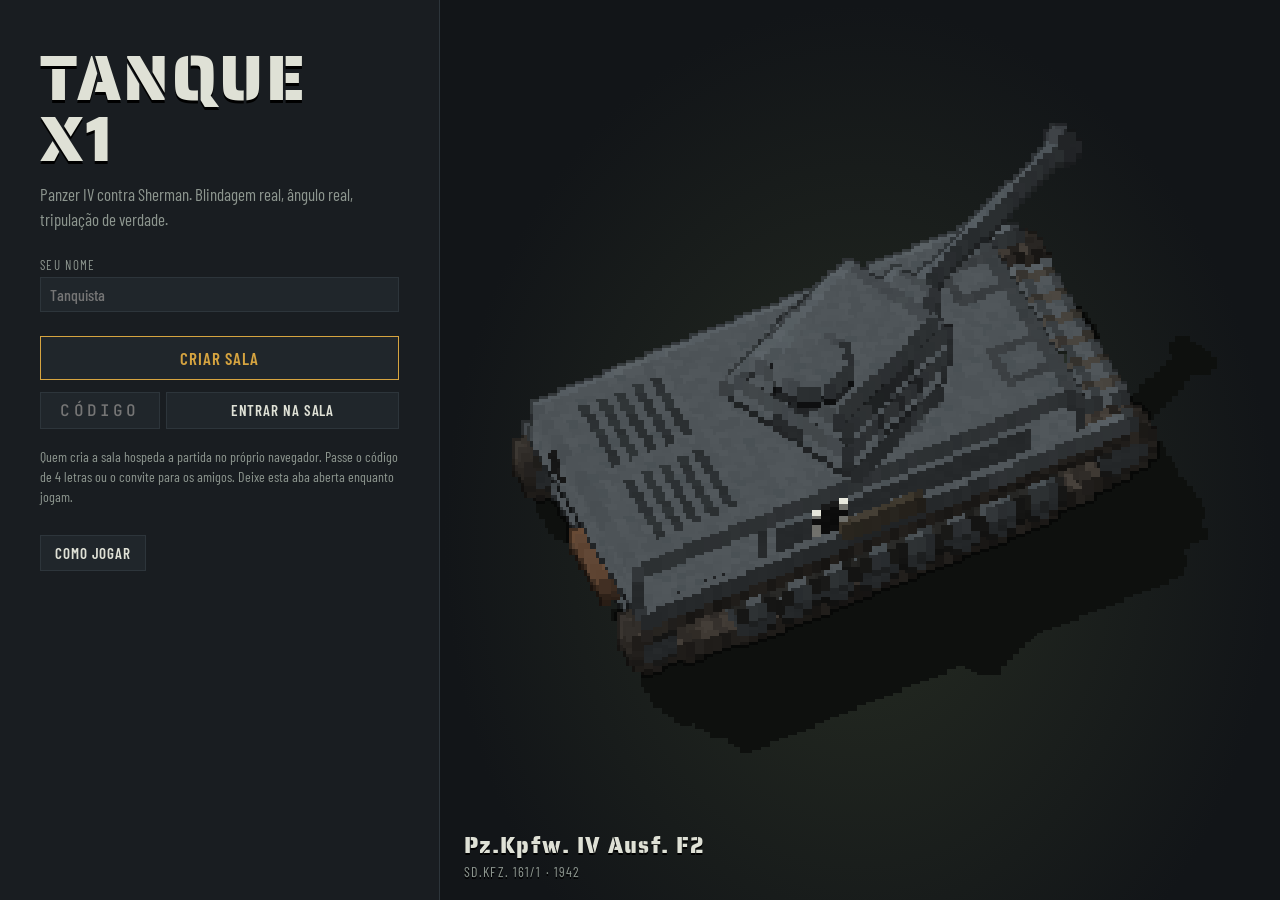
<file: index.html>
<!doctype html>
<html lang="pt-BR">
<head>
<meta charset="utf-8">
<meta name="viewport" content="width=device-width, initial-scale=1">
<title>Tanque X1</title>
<link rel="preconnect" href="https://fonts.googleapis.com">
<link rel="stylesheet" href="https://fonts.googleapis.com/css2?family=Saira+Stencil+One&family=Barlow+Condensed:wght@400;500;600;700&family=JetBrains+Mono:wght@400;600&display=swap">
<link rel="stylesheet" href="style.css">
</head>
<body>

<!-- ============================================================ menu -->
<section id="scr-menu" class="screen">
  <div class="menu">
    <div class="menu-left">
      <h1 class="logo">TANQUE X1</h1>
      <p class="tag">Panzer IV contra Sherman. Blindagem real, ângulo real, tripulação de verdade.</p>
      <div class="field"><label for="name">Seu nome</label><input id="name" maxlength="16" autocomplete="off" placeholder="Tanquista"></div>
      <button id="btnCreate" class="primary big">Criar sala</button>
      <div class="join"><input id="code" maxlength="4" placeholder="CÓDIGO" autocomplete="off"><button id="btnJoin">Entrar na sala</button></div>
      <p class="note">Quem cria a sala hospeda a partida no próprio navegador. Passe o código de 4 letras ou o convite para os amigos. Deixe esta aba aberta enquanto jogam.</p>
      <div class="row-btns"><button id="btnHelp">Como jogar</button></div>
    </div>
    <div class="menu-right"><canvas id="menuCanvas" aria-label="Tanque girando"></canvas><div class="menu-cap" id="menuCap"></div></div>
  </div>
</section>

<!-- ============================================================ sala -->
<section id="scr-room" class="screen" hidden>
  <header class="bar">
    <div><span class="kicker">Sala</span> <b id="roomCode" class="code"></b> <button id="btnCopy" class="small">Copiar convite</button></div>
    <div id="roomBusy" class="busy" hidden>Partida em andamento. Você entra na próxima.</div>
    <button id="btnLeave" class="small">Sair da sala</button>
  </header>
  <div class="room">
    <aside class="settings">
      <h2>Partida</h2>
      <div class="field"><label for="setMode">Modo</label><select id="setMode"><option value="dm">Mata-mata (uma vida)</option><option value="dom">Dominação (zona no meio)</option><option value="tdm">Mata-mata infinito (renasce)</option></select></div>
      <p class="note" id="modeNote"></p>
      <div class="field"><label for="setMap">Mapa</label><select id="setMap"><option value="kursk">Prokhorovka, Kursk (1943)</option><option value="normandia">Bocage da Normandia (1944)</option></select></div>
      <div class="field"><label for="setSeed">Semente do mapa</label><div class="inline"><input id="setSeed" type="number" min="1"><button id="btnSeed" class="small" title="Sortear outra">Sortear</button></div></div>
      <div class="field"><label for="setTime">Tempo máximo</label><select id="setTime"><option value="5">5 minutos</option><option value="10">10 minutos</option><option value="15">15 minutos</option></select></div>
      <div class="field" id="killsField"><label for="setKills">Abates para vencer</label><select id="setKills"><option>5</option><option>10</option><option>15</option><option>20</option></select></div>
      <p class="note" id="hostNote"></p>
    </aside>
    <div class="teams">
      <div class="team t0"><h2>Time A</h2><div class="tanks" id="team0"></div><div class="tbtns"><button data-add="0">+ Meu tanque aqui</button><button data-bot="0" class="hostonly">+ IA</button></div></div>
      <div class="team t1"><h2>Time B</h2><div class="tanks" id="team1"></div><div class="tbtns"><button data-add="1">+ Meu tanque aqui</button><button data-bot="1" class="hostonly">+ IA</button></div></div>
      <p class="note span2">Cada tanque leva um ou dois jogadores. Com dois, um fica na <b>motora</b> (dirige com W A S D) e o outro na <b>torre</b> (mira, atira e escolhe a munição). Sozinho, você faz as duas coisas.</p>
    </div>
    <aside class="players">
      <h2>Jogadores</h2>
      <div id="playerList"></div>
      <button id="btnReady" class="big">Estou pronto</button>
      <button id="btnStart" class="primary big hostonly">Começar partida</button>
      <p class="note" id="startNote"></p>
    </aside>
  </div>
</section>

<!-- ============================================================ tanque e munição -->
<section id="scr-load" class="screen" hidden>
  <header class="bar">
    <div><span class="kicker">Tanque e munição</span> <b id="loadTitle"></b></div>
    <button id="btnLoadBack" class="primary small">Salvar e voltar para a sala</button>
  </header>
  <div class="load">
    <div class="pickcol">
      <div class="tankpick" id="tankPick"></div>
      <div class="preview"><canvas id="prevCanvas" aria-label="Prévia do tanque"></canvas>
        <div class="seg" id="prevSeg"><button data-pv="ext" aria-pressed="true">Por fora</button><button data-pv="cut" aria-pressed="false">Por dentro</button></div>
        <div class="legend" id="prevLegend" hidden></div></div>
    </div>
    <div class="infocol">
      <div id="tankStats" class="stats"></div>
      <h2>Munição</h2>
      <p class="note">Escolha quantos tiros de cada tipo levar. Racks vazios não explodem, então levar menos munição é mais seguro.</p>
      <div id="ammoRows"></div>
      <div class="ammo-foot"><div id="ammoTotal" class="total"></div><div class="row-btns"><button id="ammoDef" class="small">Padrão</button><button id="ammoMax" class="small">Encher com perfurante</button><button id="ammoHalf" class="small">Meia carga</button></div></div>
      <details class="ficha"><summary>Ficha técnica</summary><div id="fichaBody"></div></details>
    </div>
  </div>
</section>

<!-- ============================================================ partida -->
<section id="scr-game" class="screen game" hidden>
  <canvas id="gameCanvas"></canvas>
  <div class="hud top"><div id="hudMode" class="hmode"></div><div id="hudTime" class="htime">10:00</div><div id="hudScore" class="hscore"></div>
    <div id="zoneBar" class="zone" hidden><i></i><span></span></div></div>
  <canvas id="minimap" width="200" height="200"></canvas>
  <div id="hitcam" class="hitcam" hidden><canvas></canvas></div>
  <div id="hitcamIn" class="hitcam small" hidden><canvas></canvas></div>
  <div id="feed" class="feed"></div>
  <div class="hud left">
    <div id="hudTank" class="htank"></div>
    <div class="lbl">Tripulação</div><div id="crew" class="crew"></div>
    <div class="lbl">Módulos</div><div id="mods" class="mods"></div>
  </div>
  <div class="hud bottom">
    <div id="ammo" class="ammobar"></div>
    <div id="reload" class="reload"><i></i><span></span></div>
    <div id="mgbar" class="mgbar"></div>
    <div id="speed" class="speed"></div>
    <div id="repair" class="repair" hidden><div class="pbar"><i></i></div><span></span></div>
  </div>
  <div id="analysis" class="analysis" hidden></div>
  <div id="centerMsg" class="center" hidden></div>
  <div id="deadBox" class="deadbox" hidden></div>
  <div class="hint">W A S D dirige · mouse gira a torre · clique atira · botão direito leva a câmera · 1–5 munição · Espaço metralhadora · G fumaça · H revê o último acerto · R conserta e apaga fogo · roda zoom · Esc menu</div>
  <div id="pause" class="overlay" hidden><div class="panel">
    <h2>Pausa</h2><p class="note">A partida continua rodando para os outros.</p>
    <button id="btnResume" class="primary big">Continuar</button>
    <div class="field"><label for="vol">Volume</label><input id="vol" type="range" min="0" max="1" step="0.05"></div>
    <button id="btnQuit" class="big">Sair da partida</button>
  </div></div>
</section>

<!-- ============================================================ placar -->
<section id="scr-score" class="screen" hidden>
  <div class="score">
    <h1 id="scoreTitle" class="result"></h1>
    <p id="scoreSub" class="tag"></p>
    <div class="tw"><table id="scoreTable"></table></div>
    <div class="row-btns center"><button id="btnScoreRoom" class="primary big">Voltar para a sala</button><button id="btnScoreMenu" class="big">Sair para o menu</button></div>
  </div>
</section>

<!-- ============================================================ como jogar -->
<section id="scr-help" class="screen" hidden>
  <div class="help">
    <h1 class="logo small">Como jogar</h1>
    <div class="helpgrid">
      <div>
        <h2>Controles</h2>
        <table>
          <tr><td>Dirigir</td><td><kbd>W</kbd> <kbd>A</kbd> <kbd>S</kbd> <kbd>D</kbd></td></tr>
          <tr><td>Girar a torre</td><td>Mouse (a torre vai até onde o mouse está, na velocidade real dela)</td></tr>
          <tr><td>Atirar</td><td>Botão esquerdo</td></tr>
          <tr><td>Mirar longe</td><td>Segure o botão direito: a câmera vai até o mouse</td></tr>
          <tr><td>Trocar munição</td><td><kbd>1</kbd> a <kbd>5</kbd> (troca o tiro carregado se ainda houver do novo tipo)</td></tr>
          <tr><td>Consertar e apagar fogo</td><td><kbd>R</kbd> (consertar exige o tanque parado)</td></tr>
          <tr><td>Zoom</td><td>Roda do mouse. Bem de perto você vê a tripulação e os módulos do seu tanque</td></tr>
          <tr><td>Câmera de aliado</td><td><kbd>Espaço</kbd> depois de ser destruído</td></tr>
          <tr><td>Menu</td><td><kbd>Esc</kbd></td></tr>
        </table>
        <h2>Dois no mesmo tanque</h2>
        <p>Na sala, um entra na <b>motora</b> e o outro na <b>torre</b>. O motorista dirige; o artilheiro mira, atira e escolhe a munição. Qualquer um conserta.</p>
      </div>
      <div>
        <h2>Blindagem e tiro</h2>
        <p>O tiro penetra quando a penetração da munição naquela distância passa a blindagem efetiva da placa: espessura dividida pelo cosseno do ângulo. Deixar o tanque de lado em relação ao inimigo funciona de verdade, mas não exagere, porque a lateral é fina.</p>
        <p>Passe o mouse sobre o inimigo: a caixa mostra a placa, o ângulo, a blindagem efetiva e se a sua munição atual penetra ali.</p>
        <p>O projétil tem velocidade real e cai com a distância. A torre leva tempo para girar: o círculo pequeno mostra para onde o canhão aponta agora.</p>
        <h2>Dano</h2>
        <p>Depois de penetrar, o projétil e os estilhaços atravessam o tanque e acertam o que estiver no caminho. Munição atingida pode explodir e mandar a torre longe. Combustível pega fogo. Esteira quebrada faz o tanque só girar. Quando um tripulante morre, outro assume o posto depois de alguns segundos. Sem tripulação, o tanque morre e vira destroço que serve de cobertura.</p>
        <p>Você só vê o inimigo quando ele está na linha de visão. Árvores e casas escondem; o comandante enxerga mais longe. Quem atira se revela por alguns segundos.</p>
      </div>
    </div>
    <div class="row-btns center"><button id="btnHelpBack" class="primary big">Voltar</button></div>
  </div>
</section>

<div id="loading" class="overlay" hidden><div class="panel"><h2>Montando o campo de batalha…</h2></div></div>
<div id="conn" class="overlay" hidden><div class="panel"><h2>A conexão com a sala caiu</h2><p class="note">Quem hospeda fechou a aba, saiu da sala ou a internet oscilou. Peça o código de novo e entre outra vez.</p><button id="btnReconnect" class="primary big">Voltar ao menu</button></div></div>
<div id="toast" class="toast" hidden></div>

<script src="vendor/peerjs.min.js"></script>
<script src="shared/sim.js"></script>
<script src="shared/map.js"></script>
<script src="render.js"></script>
<script src="audio.js"></script>
<script src="hitcam.js"></script>
<script src="game.js"></script>
<script src="ui.js"></script>
</body>
</html>
</file>
<file: style.css>
/* Visual de ficha de oficina militar, o mesmo do Banco de Provas: fundo escuro, latão e estêncil. */
:root{
  --bg:#121518; --panel:#191d21; --panel2:#20262b; --line:#2d353b; --fg:#dfe1d6; --mute:#8d968f;
  --brass:#d6a440; --good:#79c27c; --warn:#e8b64a; --bad:#e5583f; --steel:#9fb0bb; --t0:#d6a440; --t1:#6fa8dc;
  --f-disp:'Saira Stencil One', Impact, 'Arial Narrow', sans-serif;
  --f-body:'Barlow Condensed', 'Arial Narrow', system-ui, sans-serif;
  --f-mono:'JetBrains Mono', ui-monospace, Menlo, Consolas, monospace;
  color-scheme:dark;
}
*{box-sizing:border-box}
html,body{height:100%;margin:0}
[hidden]{display:none!important}
body{background:var(--bg);color:var(--fg);font-family:var(--f-body);font-size:16px;overflow:hidden}
button{font:600 15px var(--f-body);letter-spacing:.06em;text-transform:uppercase;background:var(--panel2);color:var(--fg);border:1px solid var(--line);padding:8px 14px;cursor:pointer}
button:hover{border-color:var(--brass)}
button:disabled{opacity:.45;cursor:not-allowed}
button.primary{border-color:var(--brass);color:var(--brass)}
button.primary:hover{background:var(--brass);color:#16130b}
button.big{padding:11px 18px;font-size:17px;width:100%}
button.small{padding:4px 10px;font-size:13px}
button:focus-visible,select:focus-visible,input:focus-visible{outline:2px solid var(--brass);outline-offset:2px}
input,select{background:var(--panel2);color:var(--fg);border:1px solid var(--line);font:500 16px var(--f-body);padding:7px 9px;width:100%}
input[type=range]{accent-color:var(--brass);padding:0}
h1,h2,h3{margin:0}
h2{font-family:var(--f-disp);font-weight:400;font-size:19px;letter-spacing:.05em;color:var(--brass);margin:4px 0 10px}
h3{font-size:14px;letter-spacing:.12em;text-transform:uppercase;color:var(--mute);margin:18px 0 8px;font-weight:600}
p{line-height:1.5;color:#c9ccc1}
.note{font-size:14px;color:var(--mute);line-height:1.45;margin:6px 0}
kbd{font-family:var(--f-mono);font-size:12px;border:1px solid var(--line);border-bottom-width:2px;padding:0 5px;color:var(--fg);background:#1b2024}
.screen{position:fixed;inset:0;overflow:auto}
.field{display:flex;flex-direction:column;gap:4px;margin-bottom:12px}
.field label,.lbl{font-size:13px;letter-spacing:.1em;text-transform:uppercase;color:var(--mute)}
.inline{display:flex;gap:6px}
.row-btns{display:flex;gap:8px;flex-wrap:wrap;margin-top:10px}
.row-btns.center{justify-content:center;margin-top:28px}
.row-btns.center button{width:auto;min-width:220px}
.kicker{font-size:13px;letter-spacing:.14em;text-transform:uppercase;color:var(--mute)}
table{border-collapse:collapse;width:100%;font-size:15px}
th,td{text-align:left;padding:6px 8px;border-bottom:1px solid var(--line);vertical-align:top}
th{font-size:12px;letter-spacing:.1em;text-transform:uppercase;color:var(--mute);font-weight:600}
td.n,th.n{font-family:var(--f-mono);font-variant-numeric:tabular-nums;text-align:right;white-space:nowrap}
.tw{overflow-x:auto}

/* ---- menu */
.menu{display:grid;grid-template-columns:minmax(320px,440px) 1fr;min-height:100%}
.menu-left{padding:48px 40px 32px;border-right:1px solid var(--line);background:var(--panel);display:flex;flex-direction:column;gap:12px}
.menu-right{position:relative;min-height:320px;background:radial-gradient(ellipse at 50% 60%,#262c22 0,#121518 70%)}
#menuCanvas{position:absolute;inset:0;width:100%;height:100%}
.menu-cap{position:absolute;left:24px;bottom:20px;font-family:var(--f-disp);font-size:22px;letter-spacing:.05em;text-shadow:0 2px 0 #000}
.menu-cap small{display:block;font-family:var(--f-body);font-size:14px;color:var(--mute);letter-spacing:.08em;text-transform:uppercase}
.logo{font-family:var(--f-disp);font-weight:400;font-size:64px;line-height:.95;letter-spacing:.04em;color:var(--fg);text-shadow:0 3px 0 #000}
.logo.small{font-size:40px;margin-bottom:12px}
.tag{color:var(--mute);font-size:17px;margin:0 0 12px}
.join{display:flex;gap:6px}
.join input{width:120px;text-transform:uppercase;font-family:var(--f-mono);letter-spacing:.2em;text-align:center}
.join button{flex:1}
.roomlist{display:flex;flex-direction:column;gap:6px;max-height:260px;overflow:auto}
.roomlist .r{display:flex;justify-content:space-between;align-items:center;gap:8px;background:var(--panel2);border-left:3px solid var(--brass);padding:7px 10px}
.roomlist .r b{font-family:var(--f-mono);letter-spacing:.15em}
.roomlist .r span{color:var(--mute);font-size:14px}

/* ---- sala */
.bar{position:sticky;top:0;z-index:2;display:flex;align-items:center;justify-content:space-between;gap:12px;padding:12px 24px;background:var(--panel);border-bottom:1px solid var(--line)}
.code{font-family:var(--f-mono);font-size:24px;letter-spacing:.25em;color:var(--brass);margin:0 8px}
.busy{color:var(--warn);font-size:15px}
.room{display:grid;grid-template-columns:270px minmax(0,1fr) 260px;gap:0;min-height:calc(100% - 60px)}
.settings,.players{padding:20px;background:var(--panel)}
.settings{border-right:1px solid var(--line)}
.players{border-left:1px solid var(--line);display:flex;flex-direction:column;gap:8px}
.teams{display:grid;grid-template-columns:1fr 1fr;gap:18px;padding:20px;align-content:start}
.span2{grid-column:1/-1}
.team h2{border-bottom:2px solid currentColor;padding-bottom:6px}
.team.t0 h2{color:var(--t0)} .team.t1 h2{color:var(--t1)}
.tanks{display:flex;flex-direction:column;gap:10px;min-height:60px}
.tcard{background:var(--panel);border:1px solid var(--line);border-left:4px solid var(--line);padding:10px 12px}
.t0 .tcard{border-left-color:var(--t0)} .t1 .tcard{border-left-color:var(--t1)}
.tcard .tt{display:flex;justify-content:space-between;align-items:baseline;gap:8px}
.tcard .tt b{font-family:var(--f-disp);font-weight:400;font-size:18px;letter-spacing:.04em}
.tcard .tt span{color:var(--mute);font-size:13px;letter-spacing:.08em;text-transform:uppercase}
.seats{display:grid;grid-template-columns:1fr 1fr;gap:6px;margin:8px 0}
.seat{background:var(--panel2);padding:6px 8px;font-size:15px}
.seat small{display:block;font-size:11px;letter-spacing:.12em;text-transform:uppercase;color:var(--mute)}
.seat.me{outline:1px solid var(--brass)}
.seat button{margin-top:4px;width:100%}
.tcard .acts{display:flex;gap:6px;flex-wrap:wrap}
.tcard .acts button{flex:1}
.tcard .ammoline{font-family:var(--f-mono);font-size:12px;color:var(--mute);margin-top:6px}
.tbtns{display:flex;gap:6px;margin-top:10px}
.tbtns button{flex:1}
.plist{display:flex;justify-content:space-between;background:var(--panel2);padding:6px 9px;font-size:15px}
.plist .ok{color:var(--good)} .plist .wait{color:var(--mute)}
.plist .host{color:var(--brass);font-size:12px;letter-spacing:.1em;text-transform:uppercase;margin-left:6px}
body:not(.is-host) .hostonly{display:none}

/* ---- tanque e munição */
.load{display:grid;grid-template-columns:minmax(0,1.1fr) minmax(360px,1fr);min-height:calc(100% - 60px)}
.pickcol{display:flex;flex-direction:column;border-right:1px solid var(--line)}
.tankpick{display:grid;grid-template-columns:1fr 1fr;gap:0;border-bottom:1px solid var(--line)}
.tankpick button{border:0;border-right:1px solid var(--line);padding:14px;text-align:left;text-transform:none;letter-spacing:0;background:var(--panel)}
.tankpick button:last-child{border-right:0}
.tankpick button b{display:block;font-family:var(--f-disp);font-weight:400;font-size:22px;letter-spacing:.04em}
.tankpick button span{color:var(--mute);font-size:14px;letter-spacing:.08em;text-transform:uppercase}
.tankpick button[aria-pressed="true"]{background:var(--panel2);box-shadow:inset 0 -3px 0 var(--brass)}
.preview{position:relative;flex:1;min-height:340px;background:radial-gradient(ellipse at 50% 55%,#262c22 0,#121518 75%)}
#prevCanvas{position:absolute;inset:0;width:100%;height:100%}
.seg{position:absolute;top:12px;right:12px;display:flex;border:1px solid var(--line)}
.seg button{border:0;border-right:1px solid var(--line);padding:6px 12px;font-size:13px}
.seg button:last-child{border-right:0}
.seg button[aria-pressed="true"]{background:var(--brass);color:#16130b}
.legend{position:absolute;left:12px;bottom:12px;display:flex;flex-wrap:wrap;gap:4px 12px;font-size:13px;color:var(--mute);max-width:90%}
.legend span{display:inline-flex;align-items:center;gap:5px}
.legend i{width:11px;height:11px;display:inline-block}
.infocol{padding:20px 24px;overflow:auto;background:var(--panel)}
.stats{display:grid;grid-template-columns:repeat(3,1fr);gap:8px;margin-bottom:18px}
.stats div{background:var(--panel2);padding:8px 10px}
.stats small{display:block;font-size:11px;letter-spacing:.12em;text-transform:uppercase;color:var(--mute)}
.stats b{font-family:var(--f-mono);font-weight:600;font-size:16px}
.arow{display:grid;grid-template-columns:minmax(0,1fr) 150px;gap:10px;align-items:center;background:var(--panel2);padding:10px 12px;margin-bottom:8px;border-left:3px solid var(--line)}
.arow.AP,.arow.APCBC{border-left-color:#c9ccc1} .arow.APCR{border-left-color:#9fb0bb} .arow.HEAT{border-left-color:#e8b64a} .arow.HE{border-left-color:#e5583f}
.arow b{font-size:17px}
.arow .ty{font-family:var(--f-mono);font-size:12px;color:var(--brass);margin-left:6px}
.arow .pen{font-family:var(--f-mono);font-size:12.5px;color:var(--mute);margin-top:2px}
.arow .d{font-size:14px;color:var(--mute)}
.arow .cnt{display:flex;align-items:center;gap:6px}
.arow .cnt input{text-align:center;font-family:var(--f-mono)}
.arow .cnt button{padding:4px 9px}
.ammo-foot{display:flex;justify-content:space-between;align-items:center;flex-wrap:wrap;gap:8px}
.total{font-family:var(--f-mono);font-size:15px}
.total.full{color:var(--good)}
.ficha{margin-top:18px;border-top:1px solid var(--line);padding-top:10px}
.ficha summary{cursor:pointer;font-family:var(--f-disp);font-size:18px;color:var(--brass);letter-spacing:.05em}

/* ---- partida */
.game{overflow:hidden;background:#0d1012}
#gameCanvas{position:absolute;inset:0;width:100%;height:100%;cursor:none}
.hud{position:absolute;pointer-events:none;text-shadow:0 1px 0 #000}
.hud.top{top:10px;left:50%;transform:translateX(-50%);display:flex;flex-direction:column;align-items:center;gap:2px}
.hmode{font-size:13px;letter-spacing:.14em;text-transform:uppercase;color:var(--mute)}
.htime{font-family:var(--f-mono);font-size:26px;font-weight:600}
.hscore{font-size:17px}
.hscore b{font-family:var(--f-mono);font-size:19px}
.hscore .t0{color:var(--t0)} .hscore .t1{color:var(--t1)}
.hscore small{color:var(--mute);font-size:13px}
.zone{position:relative;width:260px;height:18px;background:rgba(0,0,0,.55);border:1px solid var(--line);margin-top:4px}
.zone i{position:absolute;top:0;bottom:0}
.zone span{position:absolute;inset:0;text-align:center;font-size:12px;line-height:16px;letter-spacing:.1em;text-transform:uppercase}
#minimap{position:absolute;top:10px;right:10px;width:200px;height:200px;border:1px solid var(--line);background:#000;image-rendering:pixelated;pointer-events:none}
.feed{position:absolute;top:220px;right:10px;width:330px;display:flex;flex-direction:column;gap:4px;pointer-events:none}
.feed .f{background:rgba(12,14,16,.82);border-left:3px solid var(--mute);padding:5px 9px;font-size:15px;transition:opacity 2.5s}
.feed .f.pen{border-left-color:var(--bad)} .feed .f.ric{border-left-color:var(--warn)} .feed .f.non{border-left-color:var(--good)}
.feed .f.bad{border-left-color:var(--bad);color:#ffb3a3} .feed .f.kill{border-left-color:var(--brass);color:var(--brass)}
.feed .f.old{opacity:0}
.hud.left{left:10px;bottom:10px;width:250px;background:rgba(12,14,16,.78);border:1px solid var(--line);padding:8px 10px;display:flex;flex-direction:column;gap:4px}
.htank{font-family:var(--f-disp);font-size:16px;letter-spacing:.04em;color:var(--brass)}
.crew{display:grid;grid-template-columns:1fr 1fr;gap:3px}
.crew div,.mods div{display:flex;justify-content:space-between;gap:6px;font-size:13.5px;padding:2px 6px;background:rgba(32,38,43,.9);border-left:3px solid var(--good)}
.crew div span:first-child{color:var(--mute)}
.crew div.dead{border-left-color:var(--bad);color:var(--mute);text-decoration:line-through}
.crew div.mv{border-left-color:var(--warn)}
.mods{display:grid;grid-template-columns:1fr 1fr;gap:3px}
.mods div{align-items:center}
.mods div.dmg{border-left-color:var(--warn)} .mods div.dead{border-left-color:var(--bad);color:#ffb3a3}
.hbar{width:38px;height:5px;background:#0c0e10;flex:none;position:relative;display:inline-block}
.hbar i{position:absolute;inset:0 auto 0 0;background:var(--good)}
.mods div.dmg .hbar i{background:var(--warn)} .mods div.dead .hbar i{background:var(--bad)}
.hud.bottom{left:50%;bottom:10px;transform:translateX(-50%);display:flex;flex-direction:column;align-items:center;gap:6px}
.ammobar{display:flex;gap:4px}
.am{display:flex;align-items:center;gap:6px;background:rgba(12,14,16,.82);border:1px solid var(--line);padding:5px 10px;font-size:15px}
.am b{letter-spacing:.06em}
.am span{font-family:var(--f-mono);font-weight:600}
.am.sel{border-color:var(--brass)}
.am.ld b{color:var(--brass)}
.am.out{opacity:.4}
.reload{position:relative;width:340px;height:20px;background:rgba(12,14,16,.82);border:1px solid var(--line)}
.reload i{position:absolute;inset:0 auto 0 0;background:rgba(214,164,64,.45)}
.mgbar{width:560px;display:flex;gap:6px;font-size:12px;white-space:nowrap;letter-spacing:.04em}
.mgbar div{flex:1;background:rgba(12,14,16,.82);border:1px solid var(--line);padding:1px 6px;display:flex;justify-content:space-between;position:relative;overflow:hidden}
.mgbar div i{position:absolute;inset:auto auto 0 0;height:2px;background:rgba(214,164,64,.8)}
.mgbar div.dead{opacity:.45;text-decoration:line-through}
.reload span{position:absolute;inset:0;text-align:center;font-size:13px;line-height:18px;letter-spacing:.06em}
.speed{font-family:var(--f-mono);font-size:14px;color:var(--mute)}
.repair{display:flex;flex-direction:column;align-items:center;gap:3px;color:var(--warn);font-size:15px}
.pbar{width:200px;height:6px;background:#0c0e10}
.pbar i{display:block;height:100%;width:0;background:var(--brass)}
.analysis{position:absolute;pointer-events:none;font:13px/1.5 var(--f-mono);background:rgba(10,12,14,.9);border:1px solid var(--line);padding:7px 10px;max-width:360px}
.analysis b{color:var(--fg)} .analysis .bad{color:var(--bad);font-weight:600} .analysis .good{color:var(--good);font-weight:600}
.center{position:absolute;top:32%;left:50%;transform:translateX(-50%);font-family:var(--f-disp);font-size:44px;letter-spacing:.05em;color:var(--bad);text-shadow:0 3px 0 #000;pointer-events:none;text-align:center}
.deadbox{position:absolute;top:44%;left:50%;transform:translateX(-50%);font-size:20px;background:rgba(12,14,16,.8);padding:8px 16px;border:1px solid var(--line);pointer-events:none}
.hint{position:absolute;left:50%;bottom:118px;transform:translateX(-50%);font-size:13px;color:rgba(223,225,214,.55);pointer-events:none;white-space:nowrap}
.overlay{position:fixed;inset:0;z-index:20;background:rgba(8,10,12,.72);display:flex;align-items:center;justify-content:center}
.panel{background:var(--panel);border:1px solid var(--line);padding:22px 26px;width:min(380px,92vw);display:flex;flex-direction:column;gap:10px}
.toast{position:fixed;left:50%;bottom:24px;transform:translateX(-50%);z-index:30;background:#2a1714;border:1px solid var(--bad);color:#ffd2c8;padding:10px 16px;font-size:16px;max-width:90vw}
.toast.ok{background:#16231a;border-color:var(--good);color:#cfe9cf}

/* ---- placar e ajuda */
.score,.help{max-width:1080px;margin:0 auto;padding:40px 24px}
.result{font-family:var(--f-disp);font-weight:400;font-size:64px;letter-spacing:.05em;text-shadow:0 3px 0 #000}
.result.win{color:var(--good)} .result.lose{color:var(--bad)} .result.draw{color:var(--brass)}
#scoreTable tr.t0 td:first-child{border-left:4px solid var(--t0)} #scoreTable tr.t1 td:first-child{border-left:4px solid var(--t1)}
#scoreTable tr.mine td{background:rgba(214,164,64,.08)}
.helpgrid{display:grid;grid-template-columns:1fr 1fr;gap:32px}
.help td:first-child{color:var(--mute);white-space:nowrap}

@media (max-width:1100px){
  .room{grid-template-columns:1fr}
  .settings,.players{border:0;border-bottom:1px solid var(--line)}
  .load{grid-template-columns:1fr}
  .menu{grid-template-columns:1fr}
  .menu-right{min-height:260px}
  .helpgrid{grid-template-columns:1fr}
}
@media (max-width:640px){
  .teams{grid-template-columns:1fr}
  .logo{font-size:46px}
  .menu-left{padding:28px 16px}
  .bar{padding:10px 16px;flex-wrap:wrap}
  .stats{grid-template-columns:1fr 1fr}
}

/* ---- câmera de acerto */
.hitcam{position:absolute;top:10px;left:10px;width:360px;height:250px;border:1px solid var(--line);background:#101418;pointer-events:none;box-shadow:0 4px 18px rgba(0,0,0,.45)}
.hitcam.small{top:270px;width:250px;height:172px;border-color:rgba(229,88,63,.55)}
.hitcam canvas{display:block;width:100%;height:100%;image-rendering:pixelated}
.diag { position: fixed; right: 10px; top: 280px; z-index: 50; margin: 0; padding: 8px 10px; background: rgba(0,0,0,.8); color: #9fe39a; font: 12px/1.4 "JetBrains Mono", monospace; pointer-events: none; white-space: pre; }
</file>
